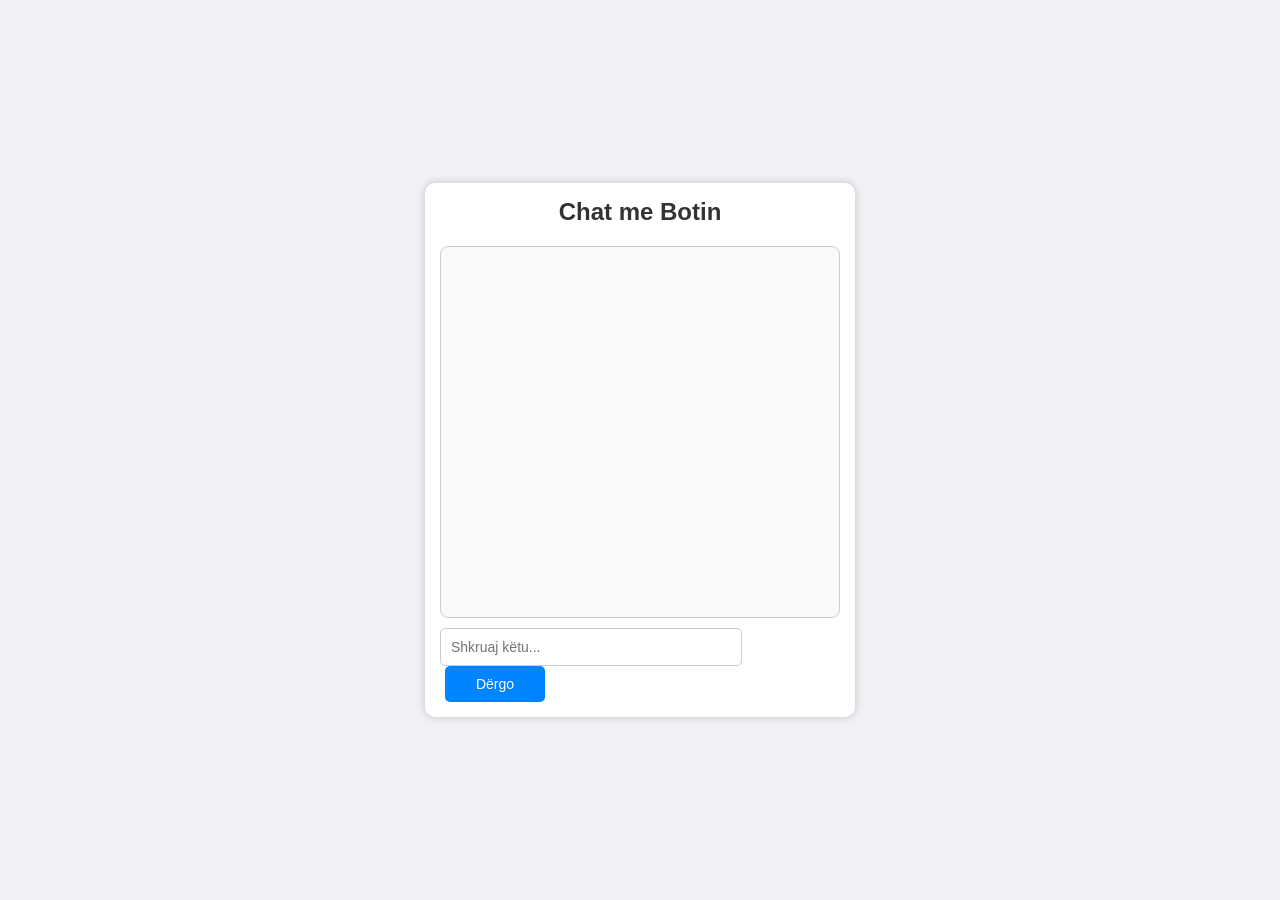
<file: CHATBOT.HTML>
<!DOCTYPE html>
<html>
<head>
  <title>Chat i Thjeshtë</title>

  <!-- Shtojmë stilin këtu -->
  <style>
    body {
      font-family: Arial, sans-serif;
      background: #f0f2f5;
      display: flex;
      justify-content: center;
      align-items: center;
      height: 100vh;
      margin: 0;
    }

    .container {
      background: white;
      width: 400px;
      padding: 15px;
      border-radius: 10px;
      box-shadow: 0 0 10px rgba(0,0,0,0.2);
    }

    h2 {
      text-align: center;
      margin-top: 0;
      color: #333;
    }

    #chat {
      height: 350px;
      overflow-y: auto;
      border: 1px solid #ccc;
      padding: 10px;
      border-radius: 8px;
      background: #f9f9f9;
      margin-bottom: 10px;
      display: flex;
      flex-direction: column;
    }

    .message {
      max-width: 75%;
      margin: 6px 0;
      padding: 10px 14px;
      border-radius: 15px;
      line-height: 1.4;
      font-size: 14px;
    }

    .ti {
      background: #0084ff;
      color: white;
      align-self: flex-end;
    }

    .bot {
      background: #e5e5ea;
      color: black;
      align-self: flex-start;
    }

    #input {
      width: 70%;
      padding: 10px;
      font-size: 14px;
      border: 1px solid #ccc;
      border-radius: 5px;
    }

    button {
      width: 25%;
      padding: 10px;
      font-size: 14px;
      background-color: #0084ff;
      color: white;
      border: none;
      border-radius: 5px;
      margin-left: 5px;
      cursor: pointer;
    }

    button:hover {
      background-color: #006fd6;
    }
  </style>
</head>
<body>
  <div class="container">
    <h2>Chat me Botin</h2>

    <div id="chat"></div>

    <input id="input" type="text" placeholder="Shkruaj këtu..." />
    <button onclick="dergo()">Dërgo</button>
  </div>
    <script>
        function dergo() {
        const input = document.getElementById('input');
        const chat = document.getElementById('chat');
        const message = input.value.trim();
    
        if (message === '') return;
    
        // Shto mesazhin e përdoruesit në chat
        const userMessage = document.createElement('div');
        userMessage.classList.add('message', 'ti');
        userMessage.textContent = message;
        chat.appendChild(userMessage);
        if (message.toLowerCase() === 'kush je ti?') {
            setTimeout(() => {
                const botMessage = document.createElement('div');
                botMessage.classList.add('message', 'bot');
                botMessage.textContent = 'Unë jam një chatbot i thjeshtë i krijuar për të ndihmuar me pyetje të ndryshme.';
                chat.appendChild(botMessage);
                chat.scrollTop = chat.scrollHeight; // Scroll në fund të chatit

            }, 1000);
        } else if (message.toLowerCase() === 'çfarë bën ti?') {
            setTimeout(() => {
                const botMessage = document.createElement('div');
                botMessage.classList.add('message', 'bot');
                botMessage.textContent = 'Unë mund të përgjigjem në pyetje të ndryshme, të ofroj informacion dhe të ndihmoj me detyra të thjeshta.';
                chat.appendChild(botMessage);
                chat.scrollTop = chat.scrollHeight; // Scroll në fund të chatit

            }, 1000);
        } else if (message.toLowerCase() === 'çfarë mund të bëj unë për ty?') {
            setTimeout(() => {
                const botMessage = document.createElement('div');
                botMessage.classList.add('message', 'bot');
                botMessage.textContent = 'Mund të më bësh pyetje, të kërkosh informacion ose thjesht të bisedosh me mua!';
                chat.appendChild(botMessage);
                chat.scrollTop = chat.scrollHeight; // Scroll në fund të chatit

            }, 1000);
        } else if (message.toLowerCase() === 'çfarë mund të bëj ti për mua?') {
            setTimeout(() => {
                const botMessage = document.createElement('div');
                botMessage.classList.add('message', 'bot');
                botMessage.textContent = 'Unë mund të të ndihmoj me përgjigje në pyetje, të ofroj informacion dhe të bëj biseda interesante!';
                chat.appendChild(botMessage);
                chat.scrollTop = chat.scrollHeight; // Scroll në fund të chatit

            }, 1000);
        } else {

        }
        // Pas dërgimit, pastro inputin
        input.value = '';
        // Scroll në fund të chatit
        chat.scrollTop = chat.scrollHeight;
    }
    </script>
</body>
</html>
</file>
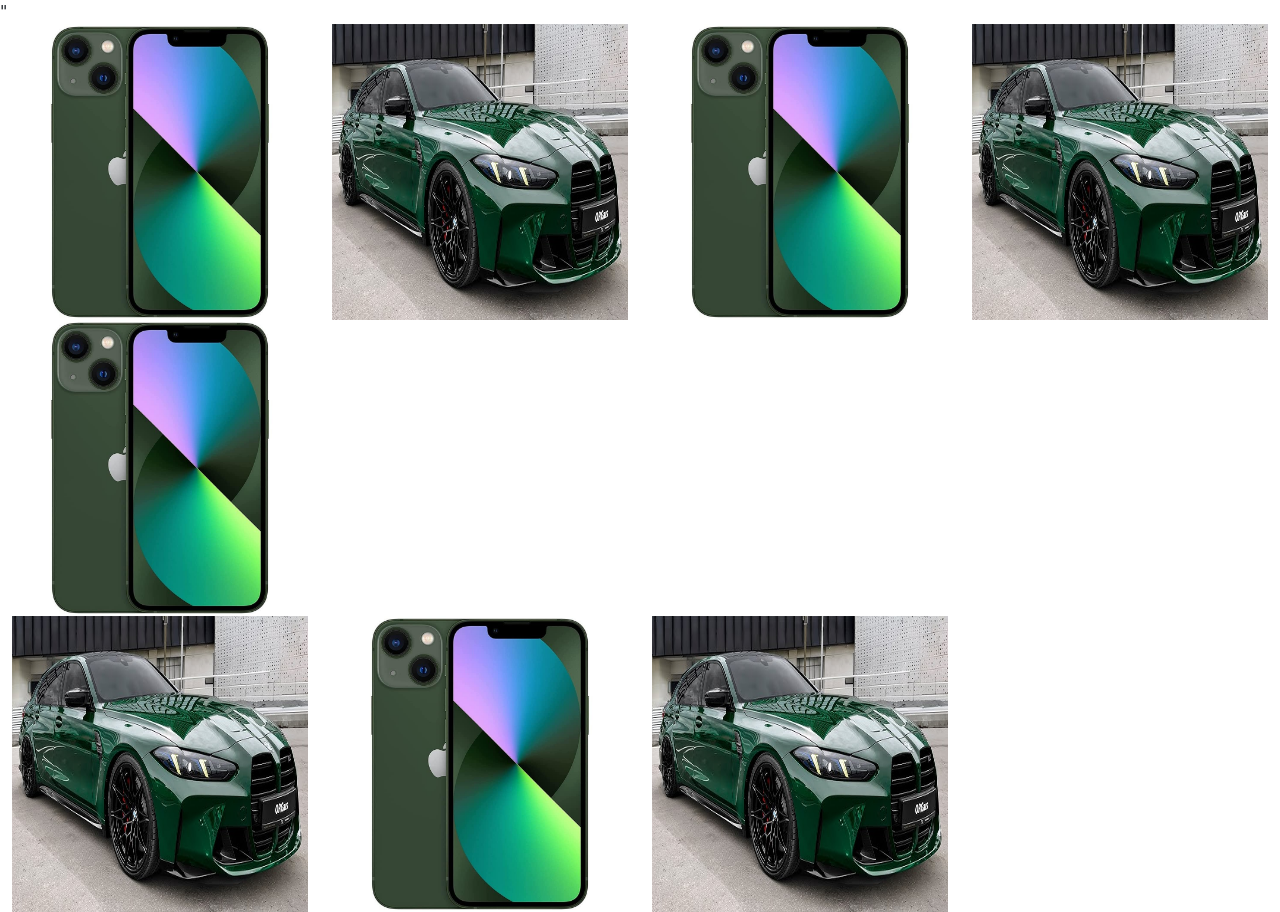
<file: grid.html>
<!DOCTYPE html>
<html lang="en">
<head>
    <meta charset="UTF-8">
    <meta name="viewport" content="width=device-width, initial-scale=1.0">
    <title>Document</title>
    <link href="https://cdn.jsdelivr.net/npm/bootstrap@5.3.8/dist/css/bootstrap.min.css" rel="stylesheet" integrity="sha384-sRIl4kxILFvY47J16cr9ZwB07vP4J8+LH7qKQnuqkuIAvNWLzeN8tE5YBujZqJLB" crossorigin="anonymous">
<script src="https://cdn.jsdelivr.net/npm/bootstrap@5.3.8/dist/js/bootstrap.bundle.min.js" integrity="sha384-FKyoEForCGlyvwx9Hj09JcYn3nv7wiPVlz7YYwJrWVcXK/BmnVDxM+D2scQbITxI" crossorigin="anonymous"></script>"
</head>
<body>
    <div class="container-fluid">
        <div class="row">
            <img src="images.jpg" alt="" class="col-12 col-sm-12 col-md-6 col-lg-4 col-xl-3 col-xxl-2" >
            <img src="bmwm3comp.jpg" alt="" class="col-12 col-sm-12 col-md-6 col-lg-4 col-xl-3 col-xxl-2" >
            <img src="images.jpg" alt="" class="col-12 col-sm-12 col-md-6 col-lg-4 col-xl-3 col-xxl-2" >
            <img src="bmwm3comp.jpg" alt="" class="col-12 col-sm-12 col-md-6 col-lg-4 col-xl-3 col-xxl-2" >
            <img src="images.jpg" alt="" class="col-12 col-sm-12 col-md-6 col-lg-4 col-xl-3 col-xxl-2" >
        </div>
        <div class="row">
            <img src="bmwm3comp.jpg" alt="" class="col-12 col-sm-12 col-md-6 col-lg-4 col-xl-3 col-xxl-3" >
            <img src="images.jpg" alt="" class="col-12 col-sm-12 col-md-6 col-lg-4 col-xl-3 col-xxl-6" >
            <img src="bmwm3comp.jpg" alt="" class="col-12 col-sm-12 col-md-6 col-lg-4 col-xl-3 col-xxl-3" >
        </div>
    </div>
</body>
</html>
</file>
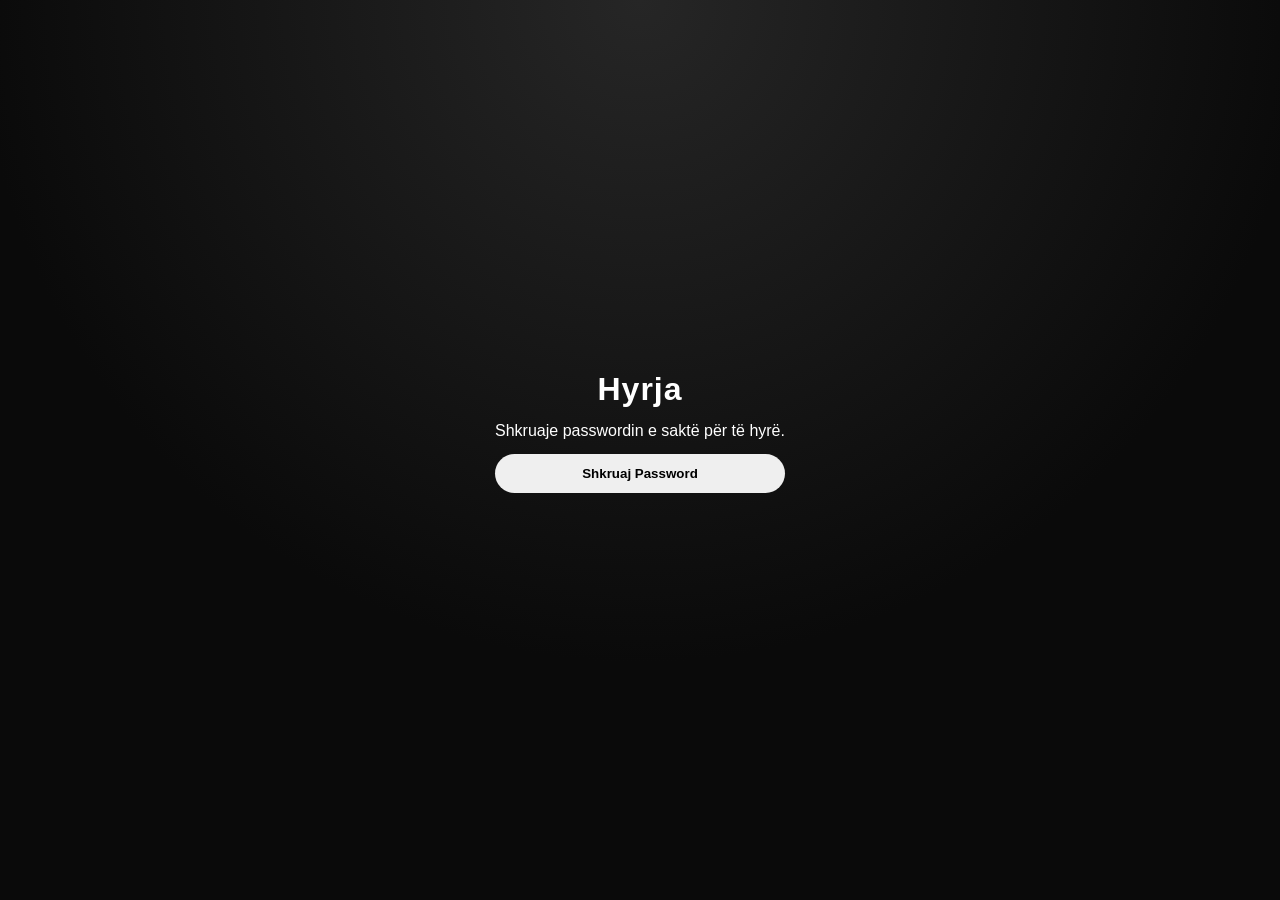
<file: detyrat e shtepise/detyrat1.html>
<!DOCTYPE html>
<html lang="sq">
<head>
  <meta charset="UTF-8" />
  <meta name="viewport" content="width=device-width, initial-scale=1.0" />
  <title>Detyra Password</title>
  <link rel="stylesheet" href="detyrat1.css" />
</head>
<body>
  <main id="lockedScreen" class="locked-screen">
    <h1>Hyrja</h1>
    <p>Shkruaje passwordin e saktë për të hyrë.</p>
    <button id="startBtn">Shkruaj Password</button>
    <p id="message"></p>
  </main>
  <script src="detyrat1.js"></script>
</body>
</html>
</file>
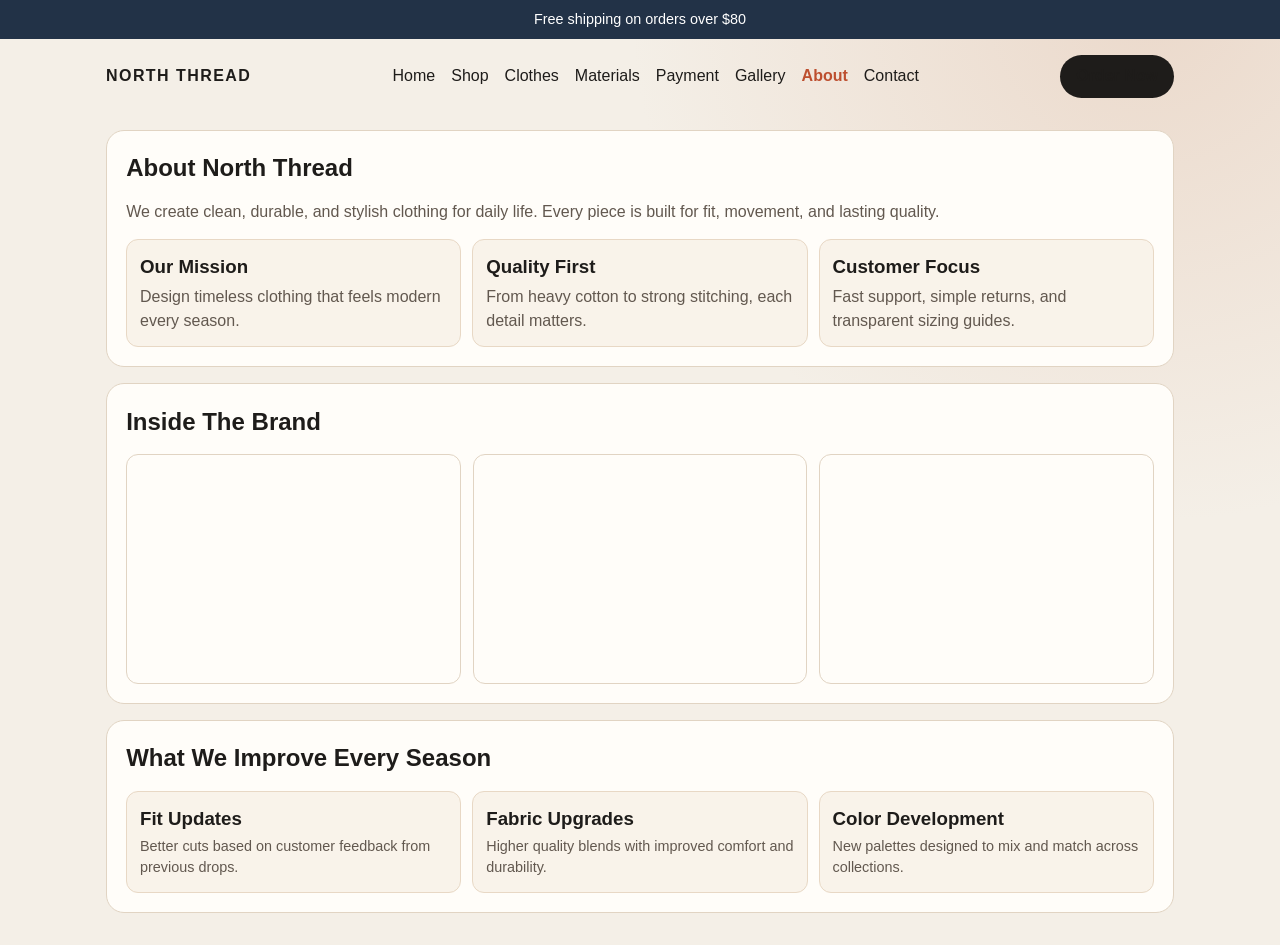
<file: projekti/about.html>
<!DOCTYPE html>
<html lang="en">
<head>
    <meta charset="UTF-8">
    <meta name="viewport" content="width=device-width, initial-scale=1.0">
    <title>North Thread | About</title>
    <link rel="stylesheet" href="projekti.css">
</head>
<body>
    <header class="topbar"><p>Free shipping on orders over $80</p></header>
    <nav class="nav">
        <a href="projekti.html" class="logo">NORTH THREAD</a>
        <ul>
            <li><a href="projekti.html">Home</a></li>
            <li><a href="shop.html">Shop</a></li>
            <li><a href="clothes.html">Clothes</a></li>
            <li><a href="materials.html">Materials</a></li>
            <li><a href="payment.html">Payment</a></li>
            <li><a href="gallery.html">Gallery</a></li>
            <li><a class="active" href="about.html">About</a></li>
            <li><a href="contact.html">Contact</a></li>
        </ul>
        <a href="contact.html" class="nav-link-btn">Order Now</a>
    </nav>

    <main>
        <section class="panel about">
            <h2>About North Thread</h2>
            <p>We create clean, durable, and stylish clothing for daily life. Every piece is built for fit, movement, and lasting quality.</p>
            <div class="about-grid">
                <article><h3>Our Mission</h3><p>Design timeless clothing that feels modern every season.</p></article>
                <article><h3>Quality First</h3><p>From heavy cotton to strong stitching, each detail matters.</p></article>
                <article><h3>Customer Focus</h3><p>Fast support, simple returns, and transparent sizing guides.</p></article>
            </div>
        </section>

        <section class="panel">
            <h2>Inside The Brand</h2>
            <div class="photo-grid">
                <div class="photo-card p-about-1" role="img" aria-label="Design studio workspace"></div>
                <div class="photo-card p-about-2" role="img" aria-label="Fabric and tailoring work"></div>
                <div class="photo-card p-about-3" role="img" aria-label="Fashion rack and styling"></div>
            </div>
        </section>

        <section class="panel">
            <h2>What We Improve Every Season</h2>
            <div class="info-grid">
                <article><h3>Fit Updates</h3><p>Better cuts based on customer feedback from previous drops.</p></article>
                <article><h3>Fabric Upgrades</h3><p>Higher quality blends with improved comfort and durability.</p></article>
                <article><h3>Color Development</h3><p>New palettes designed to mix and match across collections.</p></article>
            </div>
        </section>
    </main>
</body>
</html>
</file>
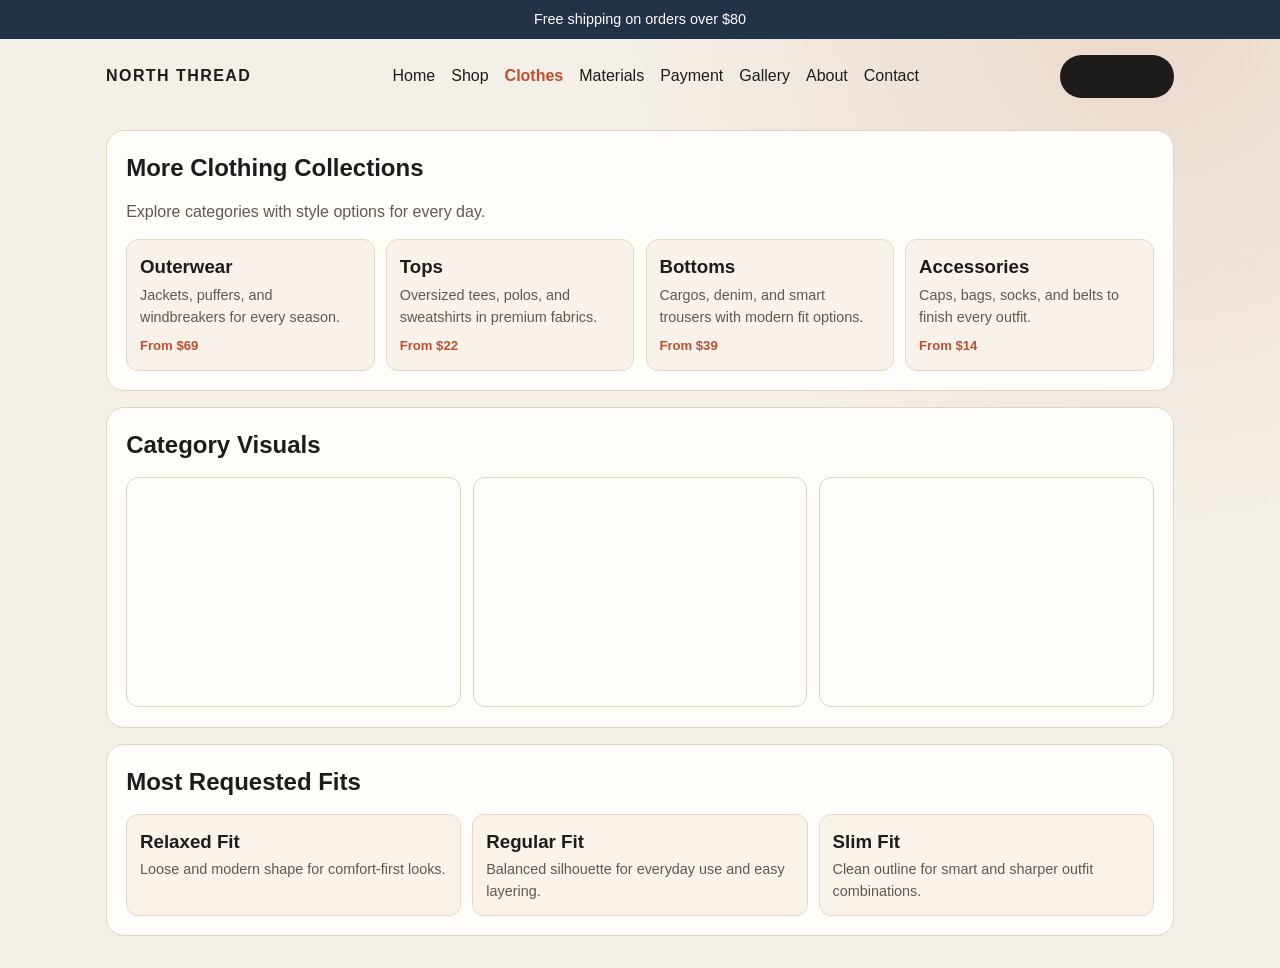
<file: projekti/clothes.html>
<!DOCTYPE html>
<html lang="en">
<head>
    <meta charset="UTF-8">
    <meta name="viewport" content="width=device-width, initial-scale=1.0">
    <title>North Thread | Clothes</title>
    <link rel="stylesheet" href="projekti.css">
</head>
<body>
    <header class="topbar"><p>Free shipping on orders over $80</p></header>
    <nav class="nav">
        <a href="projekti.html" class="logo">NORTH THREAD</a>
        <ul>
            <li><a href="projekti.html">Home</a></li>
            <li><a href="shop.html">Shop</a></li>
            <li><a class="active" href="clothes.html">Clothes</a></li>
            <li><a href="materials.html">Materials</a></li>
            <li><a href="payment.html">Payment</a></li>
            <li><a href="gallery.html">Gallery</a></li>
            <li><a href="about.html">About</a></li>
            <li><a href="contact.html">Contact</a></li>
        </ul>
        <a href="contact.html" class="nav-link-btn">Order Now</a>
    </nav>

    <main>
        <section class="panel">
            <h2>More Clothing Collections</h2>
            <p class="section-intro">Explore categories with style options for every day.</p>
            <div class="collection-grid">
                <article><h3>Outerwear</h3><p>Jackets, puffers, and windbreakers for every season.</p><span>From $69</span></article>
                <article><h3>Tops</h3><p>Oversized tees, polos, and sweatshirts in premium fabrics.</p><span>From $22</span></article>
                <article><h3>Bottoms</h3><p>Cargos, denim, and smart trousers with modern fit options.</p><span>From $39</span></article>
                <article><h3>Accessories</h3><p>Caps, bags, socks, and belts to finish every outfit.</p><span>From $14</span></article>
            </div>
        </section>

        <section class="panel">
            <h2>Category Visuals</h2>
            <div class="photo-grid">
                <div class="photo-card p-clothes-1" role="img" aria-label="Outerwear style photo"></div>
                <div class="photo-card p-clothes-2" role="img" aria-label="Topwear style photo"></div>
                <div class="photo-card p-clothes-3" role="img" aria-label="Bottoms style photo"></div>
            </div>
        </section>

        <section class="panel">
            <h2>Most Requested Fits</h2>
            <div class="info-grid">
                <article><h3>Relaxed Fit</h3><p>Loose and modern shape for comfort-first looks.</p></article>
                <article><h3>Regular Fit</h3><p>Balanced silhouette for everyday use and easy layering.</p></article>
                <article><h3>Slim Fit</h3><p>Clean outline for smart and sharper outfit combinations.</p></article>
            </div>
        </section>
    </main>
</body>
</html>
</file>
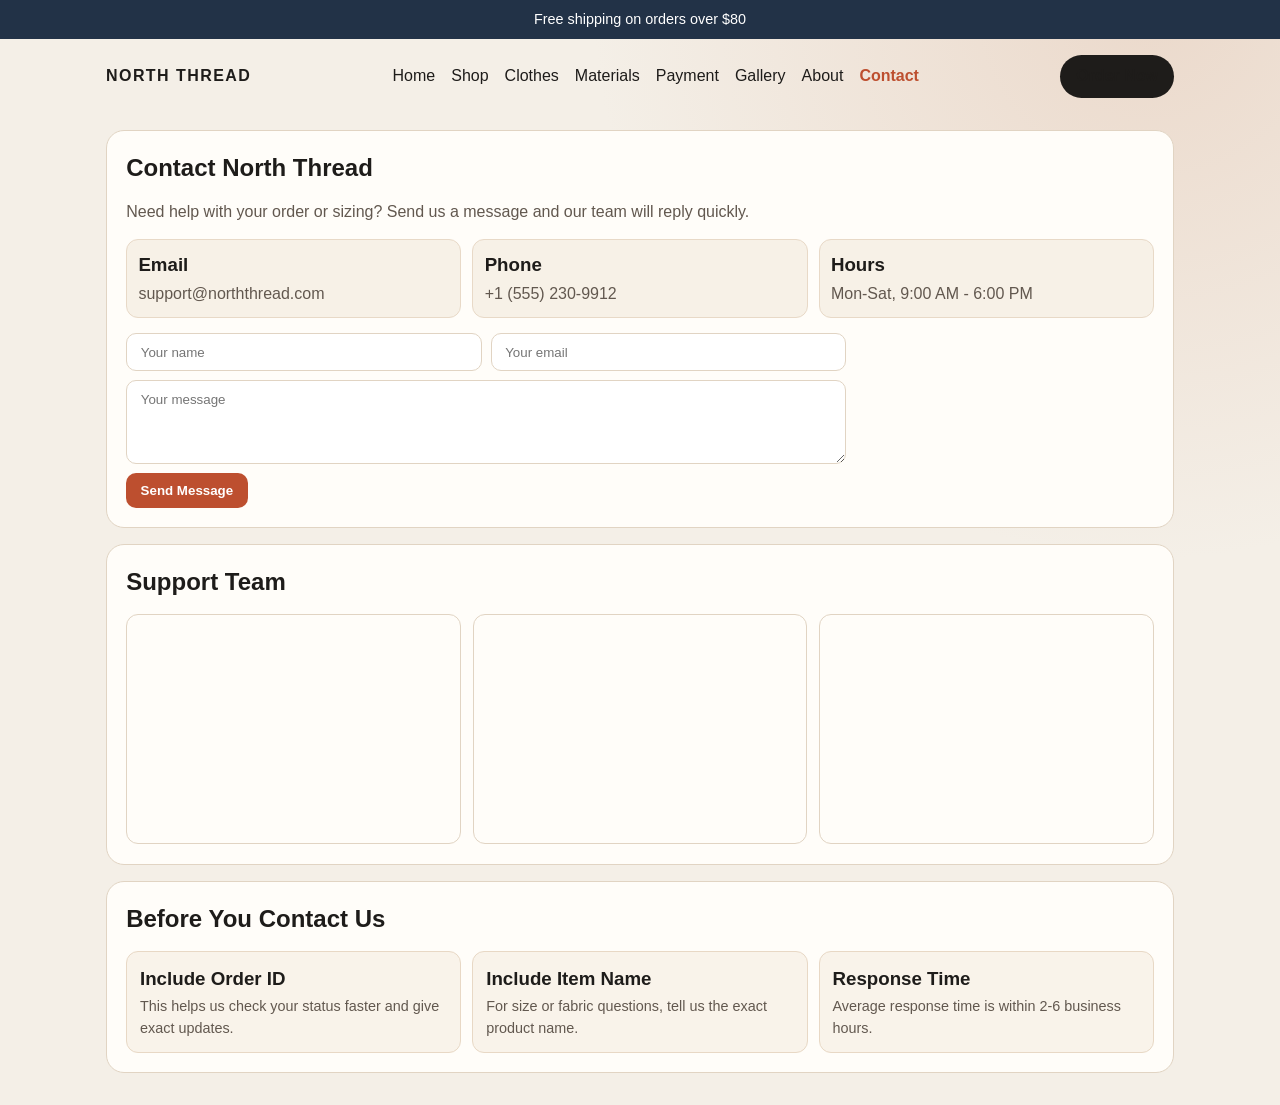
<file: projekti/contact.html>
<!DOCTYPE html>
<html lang="en">
<head>
    <meta charset="UTF-8">
    <meta name="viewport" content="width=device-width, initial-scale=1.0">
    <title>North Thread | Contact</title>
    <link rel="stylesheet" href="projekti.css">
</head>
<body>
    <header class="topbar"><p>Free shipping on orders over $80</p></header>
    <nav class="nav">
        <a href="projekti.html" class="logo">NORTH THREAD</a>
        <ul>
            <li><a href="projekti.html">Home</a></li>
            <li><a href="shop.html">Shop</a></li>
            <li><a href="clothes.html">Clothes</a></li>
            <li><a href="materials.html">Materials</a></li>
            <li><a href="payment.html">Payment</a></li>
            <li><a href="gallery.html">Gallery</a></li>
            <li><a href="about.html">About</a></li>
            <li><a class="active" href="contact.html">Contact</a></li>
        </ul>
        <a href="contact.html" class="nav-link-btn">Order Now</a>
    </nav>

    <main>
        <section class="panel contact">
            <h2>Contact North Thread</h2>
            <p class="section-intro">Need help with your order or sizing? Send us a message and our team will reply quickly.</p>
            <div class="contact-grid">
                <article><h3>Email</h3><p>support@norththread.com</p></article>
                <article><h3>Phone</h3><p>+1 (555) 230-9912</p></article>
                <article><h3>Hours</h3><p>Mon-Sat, 9:00 AM - 6:00 PM</p></article>
            </div>
            <form class="contact-form">
                <input type="text" placeholder="Your name" required>
                <input type="email" placeholder="Your email" required>
                <textarea placeholder="Your message" rows="4" required></textarea>
                <button type="submit">Send Message</button>
            </form>
        </section>

        <section class="panel">
            <h2>Support Team</h2>
            <div class="photo-grid">
                <div class="photo-card p-contact-1" role="img" aria-label="Customer support desk"></div>
                <div class="photo-card p-contact-2" role="img" aria-label="Packaging and fulfillment"></div>
                <div class="photo-card p-contact-3" role="img" aria-label="Store communication workspace"></div>
            </div>
        </section>

        <section class="panel">
            <h2>Before You Contact Us</h2>
            <div class="info-grid">
                <article><h3>Include Order ID</h3><p>This helps us check your status faster and give exact updates.</p></article>
                <article><h3>Include Item Name</h3><p>For size or fabric questions, tell us the exact product name.</p></article>
                <article><h3>Response Time</h3><p>Average response time is within 2-6 business hours.</p></article>
            </div>
        </section>
    </main>
</body>
</html>
</file>
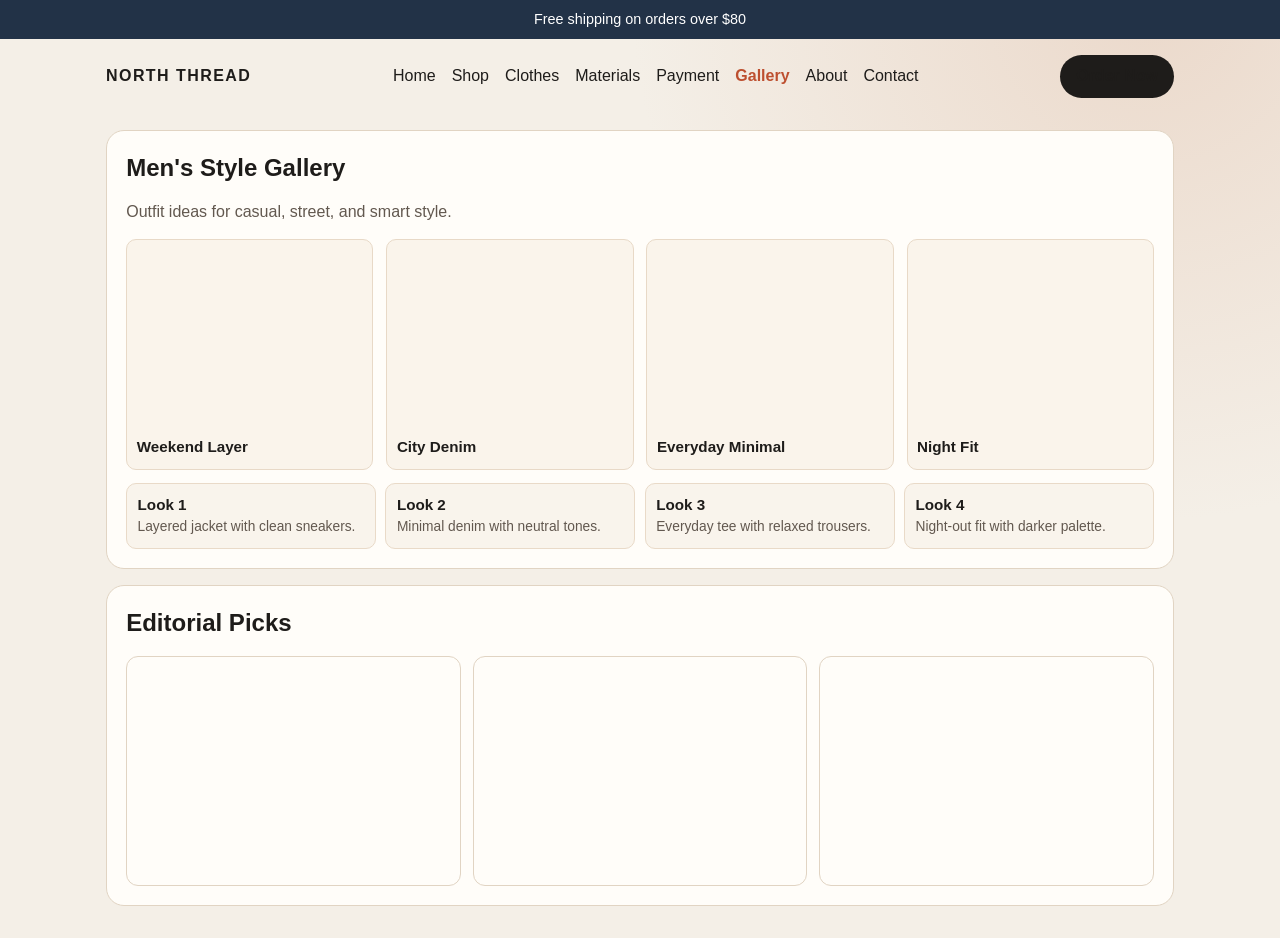
<file: projekti/gallery.html>
<!DOCTYPE html>
<html lang="en">
<head>
    <meta charset="UTF-8">
    <meta name="viewport" content="width=device-width, initial-scale=1.0">
    <title>North Thread | Gallery</title>
    <link rel="stylesheet" href="projekti.css">
</head>
<body>
    <header class="topbar"><p>Free shipping on orders over $80</p></header>
    <nav class="nav">
        <a href="projekti.html" class="logo">NORTH THREAD</a>
        <ul>
            <li><a href="projekti.html">Home</a></li>
            <li><a href="shop.html">Shop</a></li>
            <li><a href="clothes.html">Clothes</a></li>
            <li><a href="materials.html">Materials</a></li>
            <li><a href="payment.html">Payment</a></li>
            <li><a class="active" href="gallery.html">Gallery</a></li>
            <li><a href="about.html">About</a></li>
            <li><a href="contact.html">Contact</a></li>
        </ul>
        <a href="contact.html" class="nav-link-btn">Order Now</a>
    </nav>

    <main>
        <section class="panel">
            <h2>Men's Style Gallery</h2>
            <p class="section-intro">Outfit ideas for casual, street, and smart style.</p>
            <div class="gallery-static">
                <article class="gallery-card"><div class="gallery-image g1" role="img" aria-label="Men look 1"></div><h3>Weekend Layer</h3></article>
                <article class="gallery-card"><div class="gallery-image g2" role="img" aria-label="Men look 2"></div><h3>City Denim</h3></article>
                <article class="gallery-card"><div class="gallery-image g3" role="img" aria-label="Men look 3"></div><h3>Everyday Minimal</h3></article>
                <article class="gallery-card"><div class="gallery-image g4" role="img" aria-label="Men look 4"></div><h3>Night Fit</h3></article>
            </div>
            <div class="gallery-notes">
                <article><h3>Look 1</h3><p>Layered jacket with clean sneakers.</p></article>
                <article><h3>Look 2</h3><p>Minimal denim with neutral tones.</p></article>
                <article><h3>Look 3</h3><p>Everyday tee with relaxed trousers.</p></article>
                <article><h3>Look 4</h3><p>Night-out fit with darker palette.</p></article>
            </div>
        </section>

        <section class="panel">
            <h2>Editorial Picks</h2>
            <div class="photo-grid">
                <div class="photo-card p-gallery-1" role="img" aria-label="Street style walk"></div>
                <div class="photo-card p-gallery-2" role="img" aria-label="Casual look portrait"></div>
                <div class="photo-card p-gallery-3" role="img" aria-label="Layered outfit closeup"></div>
            </div>
        </section>
    </main>
</body>
</html>
</file>
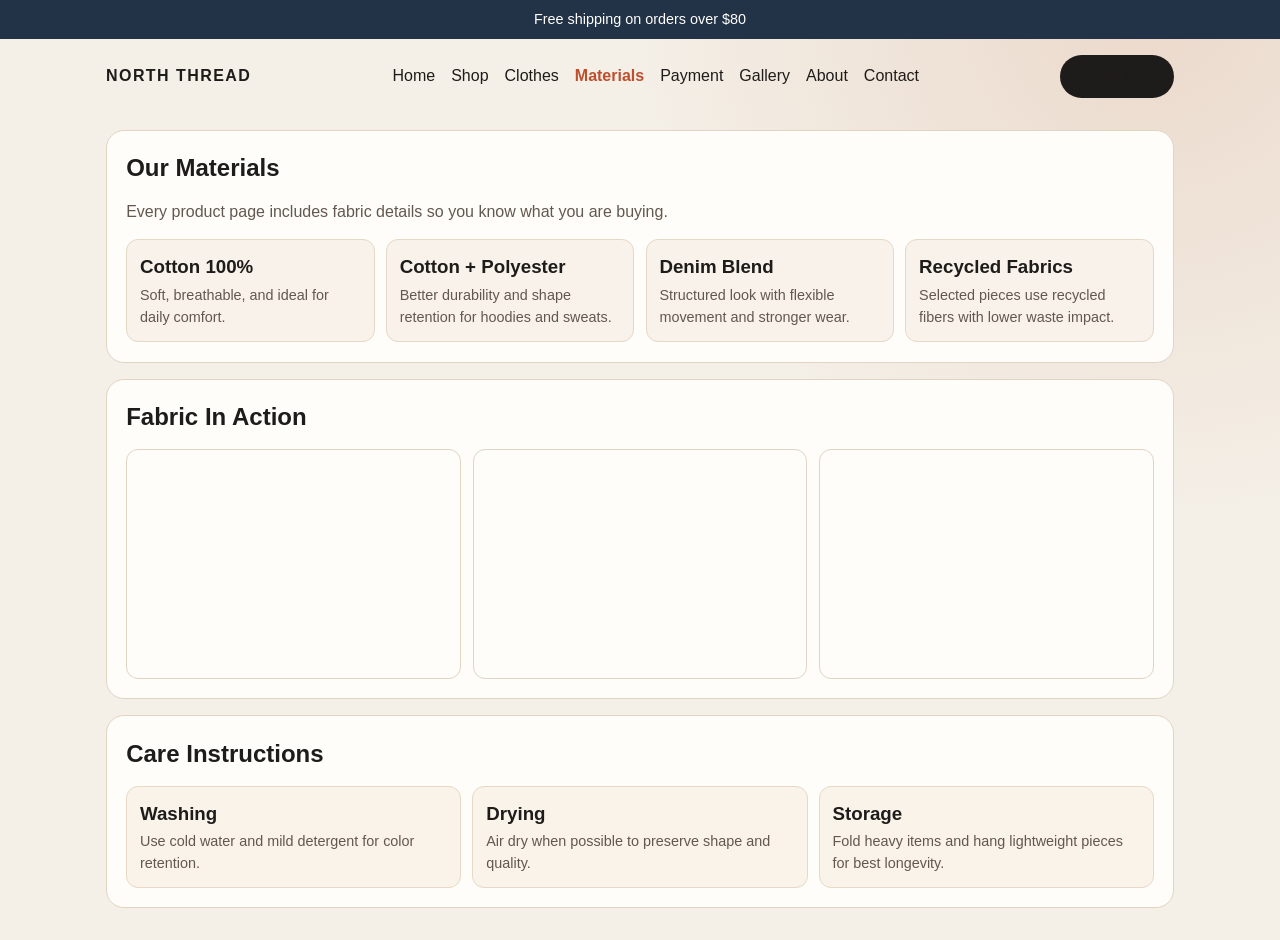
<file: projekti/materials.html>
<!DOCTYPE html>
<html lang="en">
<head>
    <meta charset="UTF-8">
    <meta name="viewport" content="width=device-width, initial-scale=1.0">
    <title>North Thread | Materials</title>
    <link rel="stylesheet" href="projekti.css">
</head>
<body>
    <header class="topbar"><p>Free shipping on orders over $80</p></header>
    <nav class="nav">
        <a href="projekti.html" class="logo">NORTH THREAD</a>
        <ul>
            <li><a href="projekti.html">Home</a></li>
            <li><a href="shop.html">Shop</a></li>
            <li><a href="clothes.html">Clothes</a></li>
            <li><a class="active" href="materials.html">Materials</a></li>
            <li><a href="payment.html">Payment</a></li>
            <li><a href="gallery.html">Gallery</a></li>
            <li><a href="about.html">About</a></li>
            <li><a href="contact.html">Contact</a></li>
        </ul>
        <a href="contact.html" class="nav-link-btn">Order Now</a>
    </nav>

    <main>
        <section class="panel">
            <h2>Our Materials</h2>
            <p class="section-intro">Every product page includes fabric details so you know what you are buying.</p>
            <div class="materials-grid">
                <article><h3>Cotton 100%</h3><p>Soft, breathable, and ideal for daily comfort.</p></article>
                <article><h3>Cotton + Polyester</h3><p>Better durability and shape retention for hoodies and sweats.</p></article>
                <article><h3>Denim Blend</h3><p>Structured look with flexible movement and stronger wear.</p></article>
                <article><h3>Recycled Fabrics</h3><p>Selected pieces use recycled fibers with lower waste impact.</p></article>
            </div>
        </section>

        <section class="panel">
            <h2>Fabric In Action</h2>
            <div class="photo-grid">
                <div class="photo-card p-material-1" role="img" aria-label="Cotton fabric closeup"></div>
                <div class="photo-card p-material-2" role="img" aria-label="Denim texture closeup"></div>
                <div class="photo-card p-material-3" role="img" aria-label="Tailored fabric detail"></div>
            </div>
        </section>

        <section class="panel">
            <h2>Care Instructions</h2>
            <div class="info-grid">
                <article><h3>Washing</h3><p>Use cold water and mild detergent for color retention.</p></article>
                <article><h3>Drying</h3><p>Air dry when possible to preserve shape and quality.</p></article>
                <article><h3>Storage</h3><p>Fold heavy items and hang lightweight pieces for best longevity.</p></article>
            </div>
        </section>
    </main>
</body>
</html>
</file>
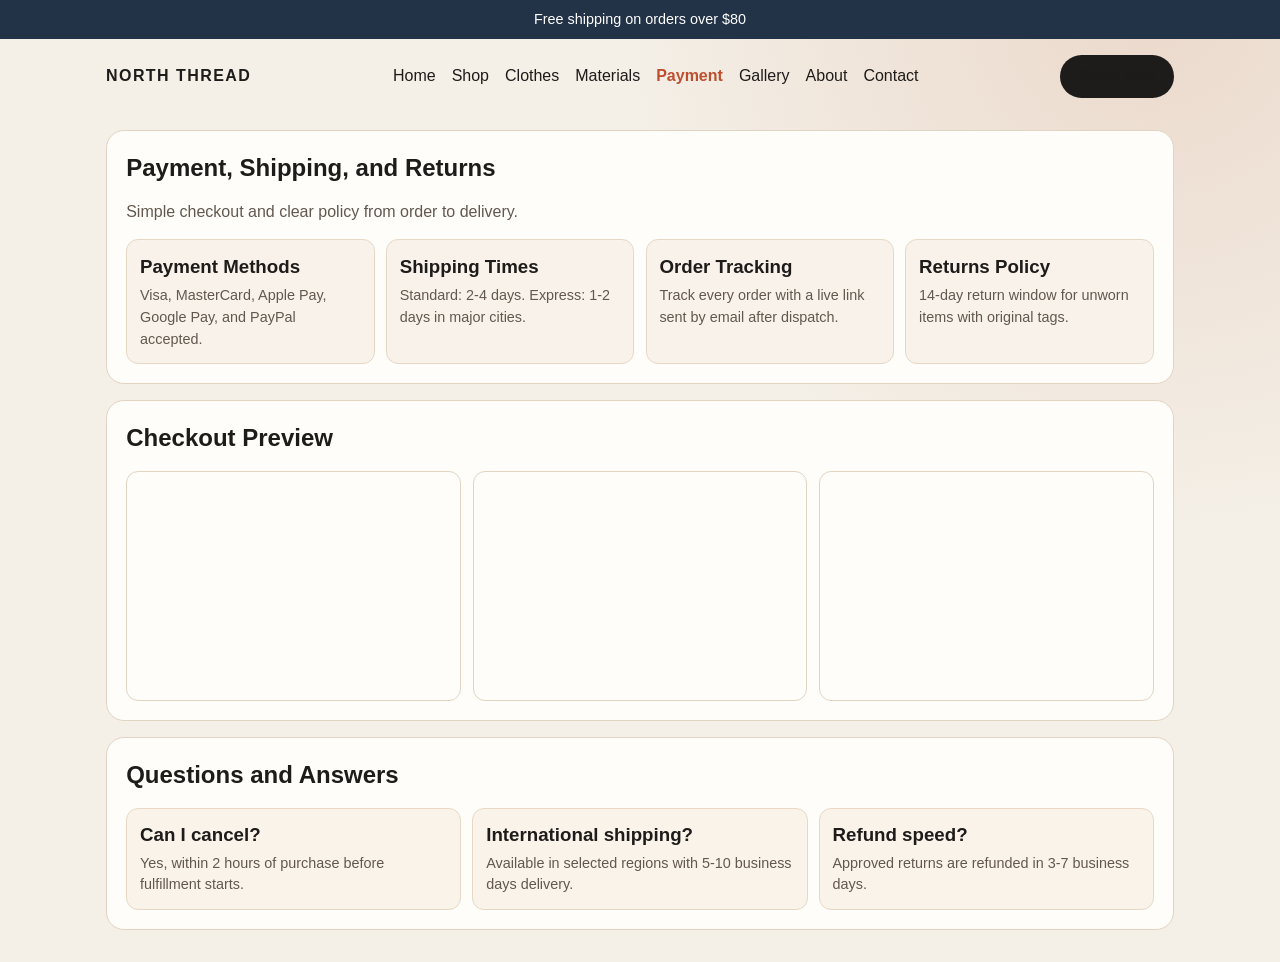
<file: projekti/payment.html>
<!DOCTYPE html>
<html lang="en">
<head>
    <meta charset="UTF-8">
    <meta name="viewport" content="width=device-width, initial-scale=1.0">
    <title>North Thread | Payment</title>
    <link rel="stylesheet" href="projekti.css">
</head>
<body>
    <header class="topbar"><p>Free shipping on orders over $80</p></header>
    <nav class="nav">
        <a href="projekti.html" class="logo">NORTH THREAD</a>
        <ul>
            <li><a href="projekti.html">Home</a></li>
            <li><a href="shop.html">Shop</a></li>
            <li><a href="clothes.html">Clothes</a></li>
            <li><a href="materials.html">Materials</a></li>
            <li><a class="active" href="payment.html">Payment</a></li>
            <li><a href="gallery.html">Gallery</a></li>
            <li><a href="about.html">About</a></li>
            <li><a href="contact.html">Contact</a></li>
        </ul>
        <a href="contact.html" class="nav-link-btn">Order Now</a>
    </nav>

    <main>
        <section class="panel">
            <h2>Payment, Shipping, and Returns</h2>
            <p class="section-intro">Simple checkout and clear policy from order to delivery.</p>
            <div class="policy-grid">
                <article><h3>Payment Methods</h3><p>Visa, MasterCard, Apple Pay, Google Pay, and PayPal accepted.</p></article>
                <article><h3>Shipping Times</h3><p>Standard: 2-4 days. Express: 1-2 days in major cities.</p></article>
                <article><h3>Order Tracking</h3><p>Track every order with a live link sent by email after dispatch.</p></article>
                <article><h3>Returns Policy</h3><p>14-day return window for unworn items with original tags.</p></article>
            </div>
        </section>

        <section class="panel">
            <h2>Checkout Preview</h2>
            <div class="photo-grid">
                <div class="photo-card p-payment-1" role="img" aria-label="Payment card checkout concept"></div>
                <div class="photo-card p-payment-2" role="img" aria-label="Package shipping delivery concept"></div>
                <div class="photo-card p-payment-3" role="img" aria-label="Order tracking concept"></div>
            </div>
        </section>

        <section class="panel">
            <h2>Questions and Answers</h2>
            <div class="info-grid">
                <article><h3>Can I cancel?</h3><p>Yes, within 2 hours of purchase before fulfillment starts.</p></article>
                <article><h3>International shipping?</h3><p>Available in selected regions with 5-10 business days delivery.</p></article>
                <article><h3>Refund speed?</h3><p>Approved returns are refunded in 3-7 business days.</p></article>
            </div>
        </section>
    </main>
</body>
</html>
</file>
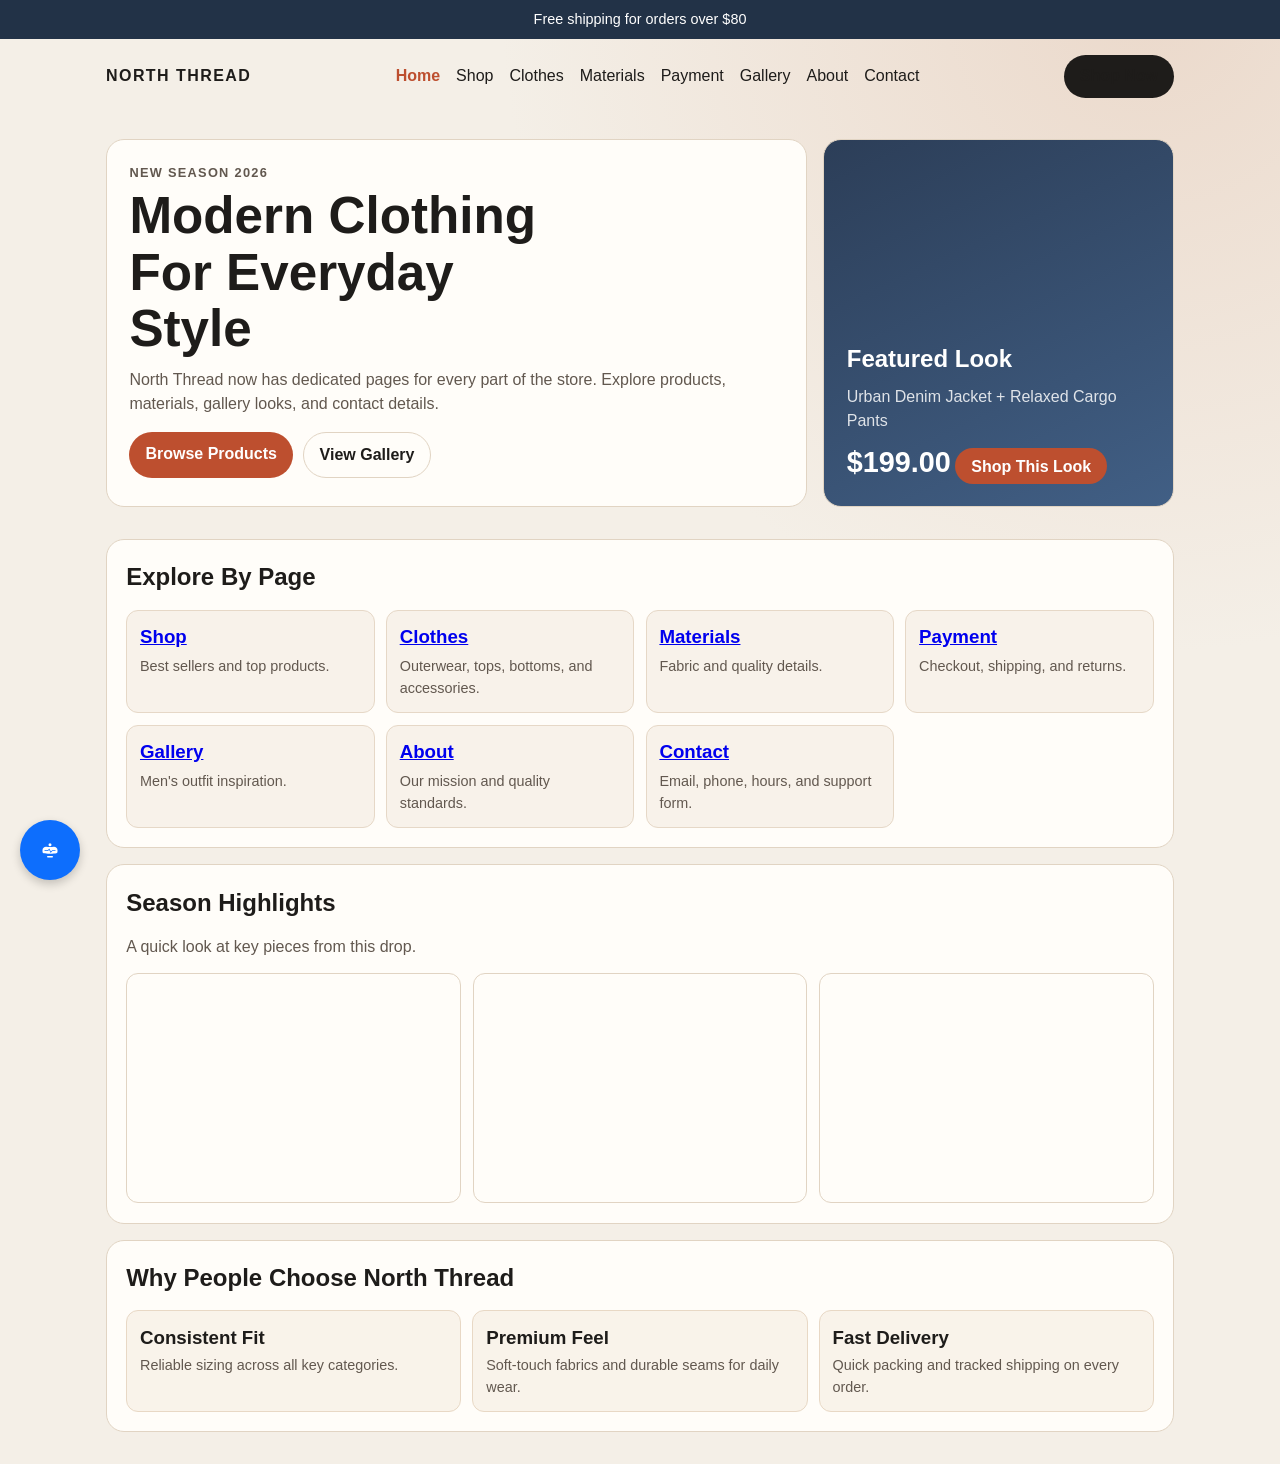
<file: projekti/projekti.html>
<!DOCTYPE html>
<html lang="en">
<head>
    <meta charset="UTF-8">
    <meta name="viewport" content="width=device-width, initial-scale=1.0">
    <title>North Thread | Home</title>
    <link rel="stylesheet" href="projekti.css">
</head>
<body>
    <header class="topbar">
        <p>Free shipping for orders over $80</p>
    </header>
    
    <nav class="nav">
        <a href="projekti.html" class="logo">NORTH THREAD</a>
        <ul>
            <li><a class="active" href="projekti.html">Home</a></li>
            <li><a href="shop.html">Shop</a></li>
            <li><a href="clothes.html">Clothes</a></li>
            <li><a href="materials.html">Materials</a></li>
            <li><a href="payment.html">Payment</a></li>
            <li><a href="gallery.html">Gallery</a></li>
            <li><a href="about.html">About</a></li>
            <li><a href="contact.html">Contact</a></li>
        </ul>
        <a href="shop.html" class="nav-link-btn">Shop Now</a>
    </nav>

    <section class="hero">
        <div class="hero-text">
            <p class="badge">New Season 2026</p>
            <h1>Modern Clothing For Everyday Style</h1>
            <p>North Thread now has dedicated pages for every part of the store. Explore products, materials, gallery looks, and contact details.</p>
            <div class="hero-actions">
                <a href="shop.html" class="btn primary">Browse Products</a>
                <a href="gallery.html" class="btn secondary">View Gallery</a>
            </div>
        </div>
        <div class="hero-card">
            <div class="featured-photo" role="img" aria-label="Model wearing denim jacket and cargo pants"></div>
            <h2>Featured Look</h2>
            <p>Urban Denim Jacket + Relaxed Cargo Pants</p>
            <strong>$199.00</strong>
            <a href="shop.html" class="btn primary">Shop This Look</a>
        </div>
    </section>

    <main>
        <section class="panel">
            <h2>Explore By Page</h2>
            <div class="collection-grid">
                <article><h3><a href="shop.html">Shop</a></h3><p>Best sellers and top products.</p></article>
                <article><h3><a href="clothes.html">Clothes</a></h3><p>Outerwear, tops, bottoms, and accessories.</p></article>
                <article><h3><a href="materials.html">Materials</a></h3><p>Fabric and quality details.</p></article>
                <article><h3><a href="payment.html">Payment</a></h3><p>Checkout, shipping, and returns.</p></article>
                <article><h3><a href="gallery.html">Gallery</a></h3><p>Men's outfit inspiration.</p></article>
                <article><h3><a href="about.html">About</a></h3><p>Our mission and quality standards.</p></article>
                <article><h3><a href="contact.html">Contact</a></h3><p>Email, phone, hours, and support form.</p></article>
            </div>
        </section>

        <section class="panel">
            <h2>Season Highlights</h2>
            <p class="section-intro">A quick look at key pieces from this drop.</p>
            <div class="photo-grid">
                <div class="photo-card p-home-1" role="img" aria-label="Man wearing smart casual jacket"></div>
                <div class="photo-card p-home-2" role="img" aria-label="Streetwear outfit with denim"></div>
                <div class="photo-card p-home-3" role="img" aria-label="Minimal tee and pants outfit"></div>
            </div>
        </section>

        <section class="panel">
            <h2>Why People Choose North Thread</h2>
            <div class="info-grid">
                <article><h3>Consistent Fit</h3><p>Reliable sizing across all key categories.</p></article>
                <article><h3>Premium Feel</h3><p>Soft-touch fabrics and durable seams for daily wear.</p></article>
                <article><h3>Fast Delivery</h3><p>Quick packing and tracked shipping on every order.</p></article>
            </div>
        </section>
    </main>

    <!-- AI Assistant Widget Styles & Script -->
    <style>
        #aiChatWidget {
            position: fixed;
            bottom: 20px;
            left: 20px;
            width: 320px;
            height: 450px;
            z-index: 2000;
            background-color: white;
            border-radius: 8px;
            box-shadow: 0 10px 25px rgba(0,0,0,0.2);
            display: none;
            flex-direction: column;
            border: 1px solid #ccc;
            font-family: sans-serif;
        }
        .ai-header {
            background-color: #0d6efd;
            color: white;
            padding: 10px 15px;
            border-top-left-radius: 8px;
            border-top-right-radius: 8px;
            display: flex;
            justify-content: space-between;
            align-items: center;
            font-weight: bold;
        }
        .ai-body {
            flex: 1;
            overflow-y: auto;
            padding: 10px;
            background-color: #f8f9fa;
            display: flex;
            flex-direction: column;
            gap: 10px;
        }
        .ai-msg { padding: 8px 12px; border-radius: 5px; max-width: 80%; word-wrap: break-word; font-size: 0.9rem; }
        .ai-msg-bot { align-self: flex-start; background-color: white; border: 1px solid #dee2e6; color: #333; }
        .ai-msg-user { align-self: flex-end; background-color: #0d6efd; color: white; }
        .ai-footer { padding: 10px; background-color: white; border-top: 1px solid #dee2e6; display: flex; gap: 5px; }
        #aiChatInput { flex: 1; padding: 8px; border: 1px solid #ced4da; border-radius: 4px; }
        #aiSendBtn { padding: 8px 15px; background-color: #0d6efd; color: white; border: none; border-radius: 4px; cursor: pointer; }
        #aiToggleBtn {
            position: fixed; bottom: 20px; left: 20px; width: 60px; height: 60px;
            border-radius: 50%; background-color: #0d6efd; color: white; border: none;
            box-shadow: 0 4px 10px rgba(0,0,0,0.2); z-index: 1999; cursor: pointer;
            display: flex; align-items: center; justify-content: center;
        }
    </style>

    <div id="aiChatWidget">
        <div class="ai-header">
            <span>AI Assistant</span>
            <button onclick="toggleAiChat()" style="background:none; border:none; color:white; font-size:1.2rem; cursor:pointer;">&times;</button>
        </div>
        <div class="ai-body" id="aiChatBody">
            <div class="ai-msg ai-msg-bot">Hello! I'm the North Thread AI assistant. Ask me about shipping, returns, or our products!</div>
        </div>
        <div class="ai-footer">
            <input type="text" id="aiChatInput" placeholder="Ask something...">
            <button id="aiSendBtn" onclick="sendAiMessage()">Send</button>
        </div>
    </div>

    <button id="aiToggleBtn" onclick="toggleAiChat()" aria-label="Open AI Chat">
        <svg xmlns="http://www.w3.org/2000/svg" width="24" height="24" fill="currentColor" viewBox="0 0 16 16"><path d="M6 12.5a.5.5 0 0 1 .5-.5h3a.5.5 0 0 1 0 1h-3a.5.5 0 0 1-.5-.5ZM3 8.062C3 6.76 4.235 5.765 5.53 5.886a26.58 26.58 0 0 0 4.94 0C11.765 5.765 13 6.76 13 8.062v1.157a.933.933 0 0 1-.765.935c-.845.147-2.34.346-4.235.346-1.895 0-3.39-.2-4.235-.346A.933.933 0 0 1 3 9.219V8.062Zm4.542-.827a.25.25 0 0 0-.217.068l-.92.9a24.767 24.767 0 0 1-1.871-.183.25.25 0 0 0-.068.495c.55.076 1.232.149 2.02.193a.25.25 0 0 0 .189-.071l.754-.736.847 1.71a.25.25 0 0 0 .404.062l.932-.97a25.286 25.286 0 0 0 1.922-.188.25.25 0 0 0-.068-.495c-.538.074-1.207.145-1.98.189a.25.25 0 0 0-.166.076l-.754.785-.958-1.935a.25.25 0 0 0-.165-.14ZM9 4.5a1 1 0 1 1-2 0 1 1 0 0 1 2 0Z"/></svg>
    </button>

    <script>
        function toggleAiChat() {
            const widget = document.getElementById('aiChatWidget');
            const btn = document.getElementById('aiToggleBtn');
            if (widget.style.display === 'flex') {
                widget.style.display = 'none';
                btn.style.display = 'flex';
            } else {
                widget.style.display = 'flex';
                btn.style.display = 'none';
                setTimeout(() => document.getElementById('aiChatInput').focus(), 100);
            }
        }

        function getAiResponse(userInput) {
            const lowerInput = userInput.toLowerCase();

            if (lowerInput.includes('shipping')) {
                if (lowerInput.includes('free')) {
                    return 'We offer free shipping on all orders over $80!';
                }
                return 'Standard shipping takes 2-4 business days. Express shipping (1-2 days) is also available. You can find more details on our <a href="payment.html">Payment</a> page.';
            }
            if (lowerInput.includes('return') || lowerInput.includes('refund')) {
                return 'We have a 14-day return policy for unworn items with original tags. Refunds are processed in 3-7 business days after approval. See our <a href="payment.html">Payment</a> page for the full policy.';
            }
            if (lowerInput.includes('payment') || lowerInput.includes('pay') || lowerInput.includes('visa') || lowerInput.includes('mastercard') || lowerInput.includes('paypal')) {
                return 'We accept Visa, MasterCard, Apple Pay, Google Pay, and PayPal. You can find all options on the <a href="payment.html">Payment</a> page.';
            }
            if (lowerInput.includes('owner')) {
                return 'The owner is Rron Kukaj. His Phone number is 049968711. He is from Kosovo and he is proud of his country.';
            }
            if (lowerInput.includes('contact') || lowerInput.includes('phone') || lowerInput.includes('email') || lowerInput.includes('hours')) {
                return 'You can reach us at support@norththread.com or call +1 (555) 230-9912. Our hours are Mon-Sat, 9:00 AM - 6:00 PM. Check the <a href="contact.html">Contact</a> page for more info.';
            }
            if (lowerInput.includes('product') || lowerInput.includes('shop') || lowerInput.includes('buy')) {
                return 'You can browse all our products on the <a href="shop.html">Shop</a> page. We have hoodies, jackets, tees, and more. Do you have a specific item in mind?';
            }
            if (lowerInput.includes('hoodie')) {
                return 'Our Classic Hoodie is a best-seller! It costs $54.00 and is made from a heavy cotton blend. You can order it from the <a href="shop.html">Shop</a> page.';
            }
            if (lowerInput.includes('jacket')) {
                return 'The Denim Jacket is a popular choice at $79.00. We also have other outerwear options on our <a href="clothes.html">Clothes</a> page.';
            }
            if (lowerInput.includes('material') || lowerInput.includes('fabric')) {
                return 'We use high-quality materials like 100% cotton, denim blends, and some recycled fabrics. You can learn more on our <a href="materials.html">Materials</a> page.';
            }
            if (lowerInput.includes('about') || lowerInput.includes('mission')) {
                return 'Our mission is to create clean, durable, and stylish clothing for daily life. Every piece is built for fit, movement, and lasting quality. Read more on the <a href="about.html">About</a> page.';
            }
            if (lowerInput.includes('hello') || lowerInput.includes('hi') || lowerInput.includes('hey')) {
                return 'Hello! How can I help you today? You can ask me about our products, shipping, or return policy.';
            }

            return "I'm sorry, I can't answer that. I can help with questions about shipping, returns, products, and contact information. Please try rephrasing your question or visit our <a href='contact.html'>Contact</a> page for more help.";
        }

        function sendAiMessage() {
            const input = document.getElementById('aiChatInput');
            const body = document.getElementById('aiChatBody');
            const text = input.value.trim();
            if (!text) return;

            const userDiv = document.createElement('div');
            userDiv.className = 'ai-msg ai-msg-user';
            userDiv.textContent = text;
            body.appendChild(userDiv);
            input.value = '';
            body.scrollTop = body.scrollHeight;

            setTimeout(() => {
                const botResponseText = getAiResponse(text);
                const botDiv = document.createElement('div');
                botDiv.className = 'ai-msg ai-msg-bot';
                botDiv.innerHTML = botResponseText;
                body.appendChild(botDiv);
                body.scrollTop = body.scrollHeight;
            }, 800);
        }
        document.getElementById('aiChatInput').addEventListener('keypress', function(e) {
            if (e.key === 'Enter') sendAiMessage();
        });
    </script>
</body>
</html>
</file>
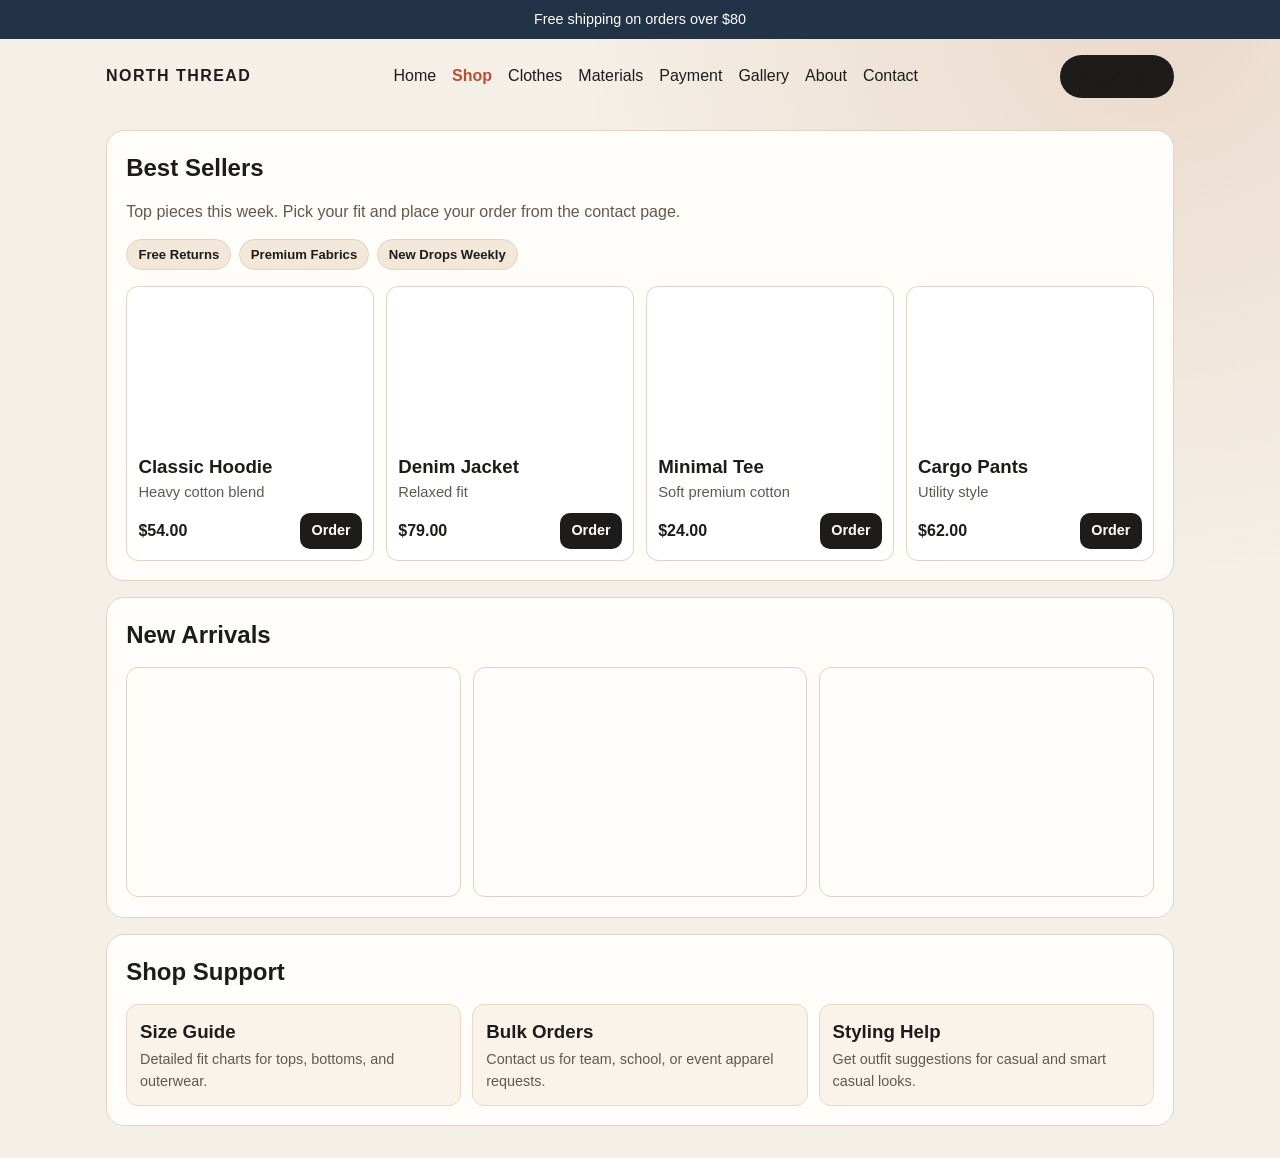
<file: projekti/shop.html>
<!DOCTYPE html>
<html lang="en">
<head>
    <meta charset="UTF-8">
    <meta name="viewport" content="width=device-width, initial-scale=1.5">
    <title>North Thread | Shop</title>
    <link rel="stylesheet" href="projekti.css">
</head>
<body>
    <header class="topbar"><p>Free shipping on orders over $80</p></header>
    <nav class="nav">
        <a href="projekti.html" class="logo">NORTH THREAD</a>
        <ul>
            <li><a href="projekti.html">Home</a></li>
            <li><a class="active" href="shop.html">Shop</a></li>
            <li><a href="clothes.html">Clothes</a></li>
            <li><a href="materials.html">Materials</a></li>
            <li><a href="payment.html">Payment</a></li>
            <li><a href="gallery.html">Gallery</a></li>
            <li><a href="about.html">About</a></li>
            <li><a href="contact.html">Contact</a></li>
        </ul>
        <a href="contact.html" class="nav-link-btn">Order Now</a>
    </nav>

    <main>
        <section class="panel">
            <h2>Best Sellers</h2>
            <p class="section-intro">Top pieces this week. Pick your fit and place your order from the contact page.</p>
            <div class="shop-tags"><span>Free Returns</span><span>Premium Fabrics</span><span>New Drops Weekly</span></div>
            <div class="products">
                <article class="product"><div class="img i1"></div><h3>Classic Hoodie</h3><p>Heavy cotton blend</p><div class="row"><span>$54.00</span><a href="contact.html" class="text-btn">Order</a></div></article>
                <article class="product"><div class="img i2"></div><h3>Denim Jacket</h3><p>Relaxed fit</p><div class="row"><span>$79.00</span><a href="contact.html" class="text-btn">Order</a></div></article>
                <article class="product"><div class="img i3"></div><h3>Minimal Tee</h3><p>Soft premium cotton</p><div class="row"><span>$24.00</span><a href="contact.html" class="text-btn">Order</a></div></article>
                <article class="product"><div class="img i4"></div><h3>Cargo Pants</h3><p>Utility style</p><div class="row"><span>$62.00</span><a href="contact.html" class="text-btn">Order</a></div></article>
            </div>
        </section>

        <section class="panel">
            <h2>New Arrivals</h2>
            <div class="photo-grid">
                <div class="photo-card p-shop-1" role="img" aria-label="Black hoodie product image"></div>
                <div class="photo-card p-shop-2" role="img" aria-label="Men denim jacket product image"></div>
                <div class="photo-card p-shop-3" role="img" aria-label="Casual pants product image"></div>
            </div>
        </section>

        <section class="panel">
            <h2>Shop Support</h2>
            <div class="info-grid">
                <article><h3>Size Guide</h3><p>Detailed fit charts for tops, bottoms, and outerwear.</p></article>
                <article><h3>Bulk Orders</h3><p>Contact us for team, school, or event apparel requests.</p></article>
                <article><h3>Styling Help</h3><p>Get outfit suggestions for casual and smart casual looks.</p></article>
            </div>
        </section>
    </main>
</body>
</html>
</file>
<file: detyrat e shtepise/detyrat1.css>
* {
  box-sizing: border-box;
  margin: 0;
  padding: 0;
}

body {
  min-height: 100vh;
  font-family: "Arial Black", Arial, sans-serif;
  background: #0a0a0a;
  color: #ffffff;
}

.hidden {
  display: none;
}

.locked-screen {
  min-height: 100vh;
  display: grid;
  place-content: center;
  gap: 14px;
  text-align: center;
  padding: 24px;
  background: radial-gradient(circle at top, #262626 0%, #0a0a0a 60%);
}

.locked-screen h1 {
  font-size: 2rem;
  letter-spacing: 1px;
}

#startBtn {
  padding: 12px 18px;
  border: none;
  border-radius: 999px;
  font-weight: 700;
  cursor: pointer;
  transition: transform 0.2s ease;
}

#startBtn:hover {
  transform: translateY(-2px);
}

#message {
  min-height: 22px;
  color: #ffd35f;
}

.loading-screen {
  min-height: 100vh;
  display: grid;
  place-content: center;
  gap: 12px;
  text-align: center;
  background: #0a0a0a;
}

.loader {
  width: 54px;
  height: 54px;
  border-radius: 50%;
  border: 5px solid #2c2c2c;
  border-top-color: #ffffff;
  animation: spin 1s linear infinite;
  margin: 0 auto;
}

@keyframes spin {
  to {
    transform: rotate(360deg);
  }
}

.nike-page {
  min-height: 100vh;
  background:
    linear-gradient(120deg, rgba(0, 0, 0, 0.95), rgba(35, 35, 35, 0.9)),
    radial-gradient(circle at 80% 20%, #4a4a4a 0%, #111 45%);
}

.topbar {
  display: flex;
  justify-content: space-between;
  align-items: center;
  padding: 24px;
}

.logo {
  font-size: 1.7rem;
  font-weight: 900;
  letter-spacing: 3px;
}

nav {
  display: flex;
  gap: 16px;
}

nav a {
  color: #fff;
  text-decoration: none;
  font-weight: 600;
}

.hero {
  min-height: calc(100vh - 88px);
  display: grid;
  align-content: center;
  gap: 14px;
  padding: 24px;
  max-width: 760px;
}

.tag {
  color: #f5b700;
  font-weight: 700;
}

.hero h2 {
  font-size: clamp(2.2rem, 8vw, 5rem);
  line-height: 1;
}

.desc {
  color: #d0d0d0;
  max-width: 480px;
}

.hero button {
  width: fit-content;
  padding: 12px 24px;
  border-radius: 999px;
  border: none;
  font-weight: 700;
  cursor: pointer;
  background: #ffffff;
  color: #111;
}
</file>
<file: projekti/projekti.css>
:root {
    --bg: #f4efe7;
    --paper: #fffdf9;
    --ink: #1e1c1a;
    --muted: #62584f;
    --line: #e1d4c3;
    --accent: #bd4f2f;
    --dark: #223247;
}

* {
    box-sizing: border-box;
    margin: 0;
    padding: 0;
}

body {
    font-family: "Avenir Next", "Segoe UI", sans-serif;
    background: radial-gradient(circle at 90% 0%, #ebd9cb, transparent 35%), var(--bg);
    color: var(--ink);
    line-height: 1.5;
}

.topbar {
    text-align: center;
    background: var(--dark);
    color: #fff;
    padding: 0.55rem;
    font-size: 0.9rem;
}

.nav {
    max-width: 1100px;
    margin: 0 auto;
    padding: 1rem;
    display: flex;
    justify-content: space-between;
    align-items: center;
    gap: 1rem;
}

.logo {
    text-decoration: none;
    color: var(--ink);
    font-weight: 900;
    letter-spacing: 0.09em;
}

.nav ul {
    list-style: none;
    display: flex;
    gap: 1rem;
    flex-wrap: wrap;
}

.nav a {
    color: inherit;
    text-decoration: none;
}

.nav ul a.active {
    color: var(--accent);
    font-weight: 800;
}

.nav-link-btn {
    background: var(--ink);
    color: #fff;
    border-radius: 999px;
    padding: 0.58rem 1rem;
    font-weight: 700;
}

.hero {
    max-width: 1100px;
    margin: 0.6rem auto;
    padding: 1rem;
    display: grid;
    grid-template-columns: 2fr 1fr;
    gap: 1rem;
}

.hero-text,
.hero-card {
    background: var(--paper);
    border: 1px solid var(--line);
    border-radius: 18px;
    padding: 1.4rem;
}

.badge {
    color: var(--accent);
    font-weight: 800;
    text-transform: uppercase;
    letter-spacing: 0.1em;
    font-size: 0.8rem;
}

.hero h1 {
    font-size: clamp(1.8rem, 4vw, 3.2rem);
    line-height: 1.1;
    margin: 0.4rem 0 0.7rem;
    max-width: 15ch;
}

.hero p {
    color: var(--muted);
}

.hero-actions {
    margin-top: 1rem;
    display: flex;
    gap: 0.6rem;
    flex-wrap: wrap;
}

.btn {
    text-decoration: none;
    padding: 0.62rem 1rem;
    border-radius: 999px;
    font-weight: 700;
}

.primary {
    background: var(--accent);
    color: #fff;
}

.secondary {
    border: 1px solid var(--line);
    color: var(--ink);
}

.hero-card {
    background: linear-gradient(155deg, #2c3e58, #415f85);
    color: #fff;
}

.featured-photo {
    height: 165px;
    border-radius: 12px;
    margin-bottom: 0.8rem;
    background-image: url("https://images.unsplash.com/photo-1487222477894-8943e31ef7b2?auto=format&fit=crop&w=1000&q=80");
    background-size: cover;
    background-position: center;
}

.hero-card p {
    color: rgba(255, 255, 255, 0.84);
    margin: 0.5rem 0;
}

.hero-card strong {
    font-size: 1.8rem;
}

button {
    border: 0;
    border-radius: 10px;
    background: var(--accent);
    color: #fff;
    padding: 0.62rem 0.9rem;
    font-weight: 700;
    cursor: pointer;
}

main {
    max-width: 1100px;
    margin: 0 auto;
    padding: 0 1rem 2rem;
}

.panel {
    margin-top: 1rem;
    background: var(--paper);
    border: 1px solid var(--line);
    border-radius: 18px;
    padding: 1.2rem;
}

.panel h2 {
    margin-bottom: 0.9rem;
}

.section-intro {
    color: var(--muted);
    margin-bottom: 0.9rem;
}

.shop-tags {
    display: flex;
    flex-wrap: wrap;
    gap: 0.45rem;
    margin-bottom: 1rem;
}

.shop-tags span {
    background: #f2e7d9;
    border: 1px solid #e3d3c0;
    border-radius: 999px;
    padding: 0.3rem 0.7rem;
    font-size: 0.82rem;
    font-weight: 700;
}

.products {
    display: grid;
    grid-template-columns: repeat(4, minmax(0, 1fr));
    gap: 0.75rem;
}

.product {
    background: #fff;
    border: 1px solid var(--line);
    border-radius: 12px;
    padding: 0.7rem;
}

.img {
    height: 145px;
    border-radius: 8px;
    margin-bottom: 0.6rem;
    background-size: cover;
    background-position: center;
}

.i1 { background-image: url("https://images.unsplash.com/photo-1512436991641-6745cdb1723f?auto=format&fit=crop&w=900&q=80"); }
.i2 { background-image: url("https://images.unsplash.com/photo-1591047139829-d91aecb6caea?auto=format&fit=crop&w=900&q=80"); }
.i3 { background-image: url("https://images.unsplash.com/photo-1521572163474-6864f9cf17ab?auto=format&fit=crop&w=900&q=80"); }
.i4 { background-image: url("https://images.unsplash.com/photo-1473966968600-fa801b869a1a?auto=format&fit=crop&w=900&q=80"); }

.product p {
    color: var(--muted);
    font-size: 0.92rem;
}

.row {
    margin-top: 0.6rem;
    display: flex;
    justify-content: space-between;
    align-items: center;
}

.row span {
    font-weight: 800;
}

.row button {
    background: var(--ink);
    min-width: 70px;
}

.text-btn {
    background: var(--ink);
    color: #fff;
    border-radius: 10px;
    text-decoration: none;
    padding: 0.45rem 0.7rem;
    font-size: 0.9rem;
    font-weight: 700;
}

.shop-info {
    margin-top: 0.9rem;
    display: grid;
    grid-template-columns: repeat(3, minmax(0, 1fr));
    gap: 0.6rem;
}

.shop-info article {
    background: #f8f2ea;
    border: 1px solid #e6d8c7;
    border-radius: 12px;
    padding: 0.75rem;
}

.shop-info h3 {
    margin-bottom: 0.2rem;
    font-size: 1rem;
}

.shop-info p {
    font-size: 0.9rem;
    color: var(--muted);
}

.collection-grid,
.materials-grid,
.policy-grid {
    display: grid;
    grid-template-columns: repeat(4, minmax(0, 1fr));
    gap: 0.7rem;
}

.collection-grid article,
.materials-grid article,
.policy-grid article {
    background: #f8f2ea;
    border: 1px solid #e6d8c7;
    border-radius: 12px;
    padding: 0.8rem;
}

.collection-grid h3,
.materials-grid h3,
.policy-grid h3 {
    margin-bottom: 0.3rem;
}

.collection-grid p,
.materials-grid p,
.policy-grid p {
    color: var(--muted);
    font-size: 0.9rem;
}

.collection-grid span {
    display: inline-block;
    margin-top: 0.45rem;
    font-size: 0.82rem;
    font-weight: 800;
    color: var(--accent);
}

.photo-grid {
    display: grid;
    grid-template-columns: repeat(3, minmax(0, 1fr));
    gap: 0.75rem;
}

.photo-card {
    min-height: 230px;
    border-radius: 12px;
    border: 1px solid var(--line);
    background-size: cover;
    background-position: center;
}

.info-grid {
    display: grid;
    grid-template-columns: repeat(3, minmax(0, 1fr));
    gap: 0.7rem;
}

.info-grid article {
    background: #f9f3ea;
    border: 1px solid #e8d8c5;
    border-radius: 12px;
    padding: 0.8rem;
}

.info-grid h3 {
    margin-bottom: 0.2rem;
}

.info-grid p {
    color: var(--muted);
    font-size: 0.9rem;
}

.p-home-1 { background-image: url("https://images.unsplash.com/photo-1521572163474-6864f9cf17ab?auto=format&fit=crop&w=1200&q=80"); }
.p-home-2 { background-image: url("https://images.unsplash.com/photo-1490578474895-699cd4e2cf59?auto=format&fit=crop&w=1200&q=80"); }
.p-home-3 { background-image: url("https://images.unsplash.com/photo-1516257984-b1b4d707412e?auto=format&fit=crop&w=1200&q=80"); }

.p-shop-1 { background-image: url("https://images.unsplash.com/photo-1552374196-c4e7ffc6e126?auto=format&fit=crop&w=1200&q=80"); }
.p-shop-2 { background-image: url("https://images.unsplash.com/photo-1591047139829-d91aecb6caea?auto=format&fit=crop&w=1200&q=80"); }
.p-shop-3 { background-image: url("https://images.unsplash.com/photo-1617137968427-85924c800a22?auto=format&fit=crop&w=1200&q=80"); }

.p-clothes-1 { background-image: url("https://images.unsplash.com/photo-1521119989659-a83eee488004?auto=format&fit=crop&w=1200&q=80"); }
.p-clothes-2 { background-image: url("https://images.unsplash.com/photo-1516826957135-700dedea698c?auto=format&fit=crop&w=1200&q=80"); }
.p-clothes-3 { background-image: url("https://images.unsplash.com/photo-1523398002811-999ca8dec234?auto=format&fit=crop&w=1200&q=80"); }

.p-material-1 { background-image: url("https://images.unsplash.com/photo-1521572267360-ee0c2909d518?auto=format&fit=crop&w=1200&q=80"); }
.p-material-2 { background-image: url("https://images.unsplash.com/photo-1542272604-787c3835535d?auto=format&fit=crop&w=1200&q=80"); }
.p-material-3 { background-image: url("https://images.unsplash.com/photo-1514996937319-344454492b37?auto=format&fit=crop&w=1200&q=80"); }

.p-payment-1 { background-image: url("https://images.unsplash.com/photo-1556740749-887f6717d7e4?auto=format&fit=crop&w=1200&q=80"); }
.p-payment-2 { background-image: url("https://images.unsplash.com/photo-1607082350899-7e105aa886ae?auto=format&fit=crop&w=1200&q=80"); }
.p-payment-3 { background-image: url("https://images.unsplash.com/photo-1556742049-0cfed4f6a45d?auto=format&fit=crop&w=1200&q=80"); }

.p-gallery-1 { background-image: url("https://images.unsplash.com/photo-1503342217505-b0a15ec3261c?auto=format&fit=crop&w=1200&q=80"); }
.p-gallery-2 { background-image: url("https://images.unsplash.com/photo-1519085360753-af0119f7cbe7?auto=format&fit=crop&w=1200&q=80"); }
.p-gallery-3 { background-image: url("https://images.unsplash.com/photo-1509631179647-0177331693ae?auto=format&fit=crop&w=1200&q=80"); }

.p-about-1 { background-image: url("https://images.unsplash.com/photo-1525507119028-ed4c629a60a3?auto=format&fit=crop&w=1200&q=80"); }
.p-about-2 { background-image: url("https://images.unsplash.com/photo-1441986300917-64674bd600d8?auto=format&fit=crop&w=1200&q=80"); }
.p-about-3 { background-image: url("https://images.unsplash.com/photo-1445205170230-053b83016050?auto=format&fit=crop&w=1200&q=80"); }

.p-contact-1 { background-image: url("https://images.unsplash.com/photo-1552581234-26160f608093?auto=format&fit=crop&w=1200&q=80"); }
.p-contact-2 { background-image: url("https://images.unsplash.com/photo-1586528116311-ad8dd3c8310d?auto=format&fit=crop&w=1200&q=80"); }
.p-contact-3 { background-image: url("https://images.unsplash.com/photo-1467232004584-a241de8bcf5d?auto=format&fit=crop&w=1200&q=80"); }

.gallery-static {
    display: grid;
    grid-template-columns: repeat(4, minmax(0, 1fr));
    gap: 0.8rem;
}

.gallery-card {
    background: #faf4eb;
    border: 1px solid #e8d9c7;
    border-radius: 10px;
    padding: 0.6rem;
}

.gallery-image {
    min-height: 180px;
    border-radius: 8px;
    background-size: cover;
    background-position: center;
}

.gallery-card h3 {
    margin-top: 0.45rem;
    font-size: 0.95rem;
}

.g1 { background-image: url("https://images.unsplash.com/photo-1519085360753-af0119f7cbe7?auto=format&fit=crop&w=1200&q=80"); }
.g2 { background-image: url("https://images.unsplash.com/photo-1507003211169-0a1dd7228f2d?auto=format&fit=crop&w=1200&q=80"); }
.g3 { background-image: url("https://images.unsplash.com/photo-1516257984-b1b4d707412e?auto=format&fit=crop&w=1200&q=80"); }
.g4 { background-image: url("https://images.unsplash.com/photo-1521119989659-a83eee488004?auto=format&fit=crop&w=1200&q=80"); }

.gallery-notes {
    margin-top: 0.8rem;
    display: grid;
    grid-template-columns: repeat(4, minmax(0, 1fr));
    gap: 0.6rem;
}

.gallery-notes article {
    background: #f9f4ec;
    border: 1px solid #e9dac8;
    border-radius: 10px;
    padding: 0.65rem;
}

.gallery-notes h3 {
    font-size: 0.95rem;
}

.gallery-notes p {
    font-size: 0.86rem;
    color: var(--muted);
}

.about p,
.contact p {
    color: var(--muted);
}

.about-grid {
    margin-top: 0.9rem;
    display: grid;
    grid-template-columns: repeat(3, minmax(0, 1fr));
    gap: 0.7rem;
}

.about-grid article {
    background: #f9f3ea;
    border: 1px solid #e8d8c5;
    border-radius: 12px;
    padding: 0.8rem;
}

.about-grid h3 {
    margin-bottom: 0.3rem;
}

.contact-grid {
    display: grid;
    grid-template-columns: repeat(3, minmax(0, 1fr));
    gap: 0.7rem;
    margin-bottom: 0.9rem;
}

.contact-grid article {
    background: #f7f1e7;
    border: 1px solid #e8d9c7;
    border-radius: 12px;
    padding: 0.7rem;
}

.contact-grid h3 {
    margin-bottom: 0.2rem;
}

.contact-form {
    display: flex;
    flex-wrap: wrap;
    gap: 0.55rem;
    max-width: 720px;
}

input {
    flex: 1;
    border: 1px solid var(--line);
    border-radius: 10px;
    padding: 0.68rem 0.85rem;
}

.contact-form input {
    min-width: 240px;
}

textarea {
    width: 100%;
    border: 1px solid var(--line);
    border-radius: 10px;
    padding: 0.68rem 0.85rem;
    resize: vertical;
    font-family: inherit;
}

@media (max-width: 960px) {
    .hero {
        grid-template-columns: 1fr;
    }

    .products {
        grid-template-columns: repeat(2, minmax(0, 1fr));
    }

    .photo-grid,
    .info-grid,
    .gallery-static {
        grid-template-columns: repeat(2, minmax(0, 1fr));
    }

    .shop-info,
    .collection-grid,
    .materials-grid,
    .policy-grid,
    .gallery-notes,
    .about-grid,
    .contact-grid {
        grid-template-columns: repeat(2, minmax(0, 1fr));
    }
}

@media (max-width: 700px) {
    .nav {
        flex-wrap: wrap;
    }

    .nav ul {
        width: 100%;
        justify-content: center;
        flex-wrap: wrap;
    }

    .products {
        grid-template-columns: 1fr;
    }

    .photo-grid,
    .info-grid,
    .gallery-static {
        grid-template-columns: 1fr;
    }

    .contact-form {
        flex-direction: column;
    }

    .contact button {
        width: 100%;
    }

    .shop-info,
    .collection-grid,
    .materials-grid,
    .policy-grid,
    .gallery-notes,
    .about-grid,
    .contact-grid {
        grid-template-columns: 1fr;
    }

}
</file>
